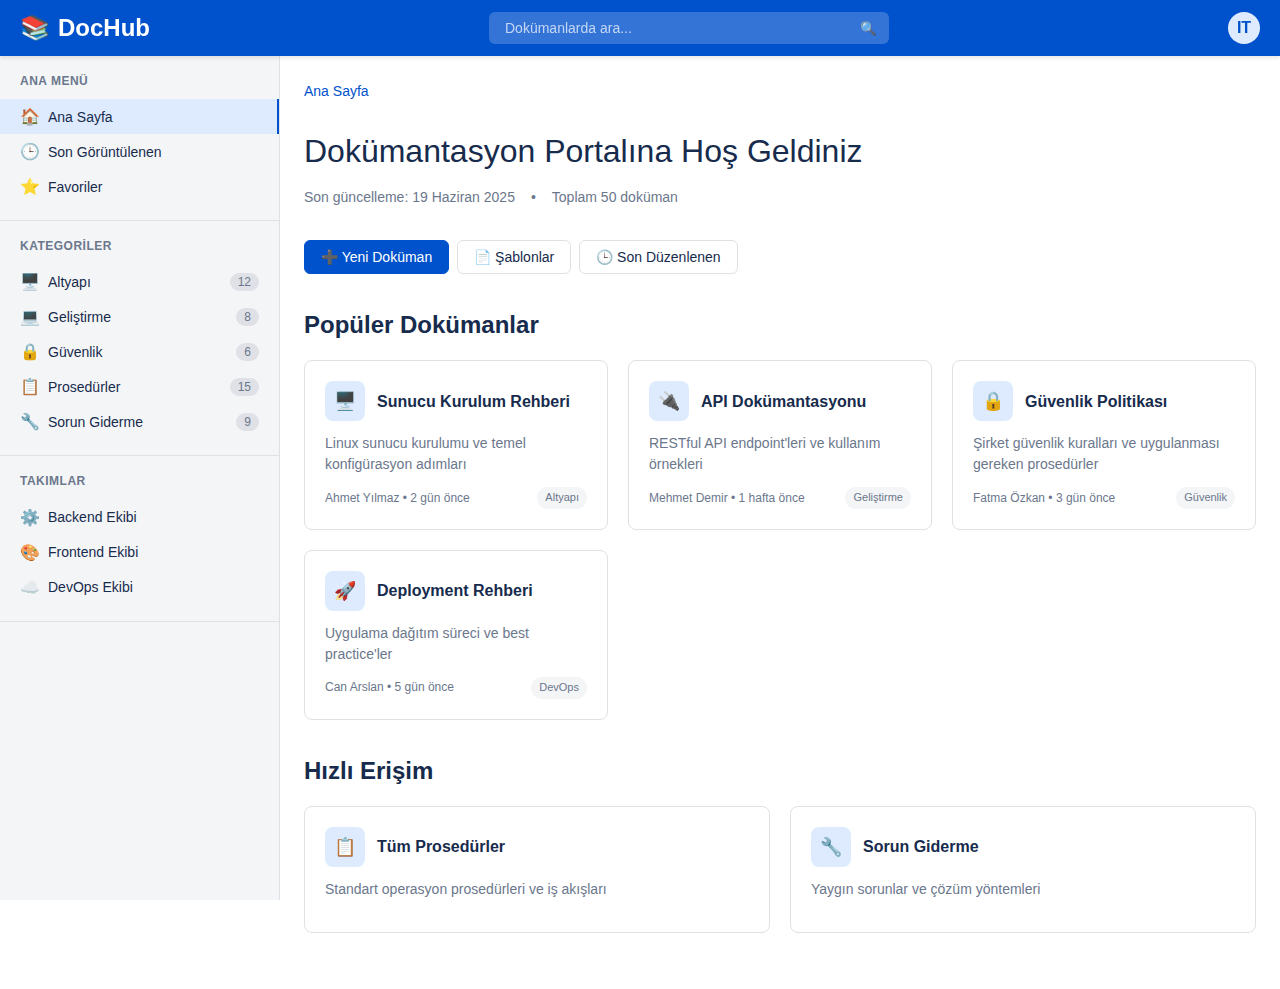
<file: index.html>
<!DOCTYPE html>
<html lang="tr">
<head>
    <meta charset="UTF-8">
    <meta name="viewport" content="width=device-width, initial-scale=1.0">
    <title>DocHub - Dokümantasyon Portalı</title>
    <style>
        * {
            margin: 0;
            padding: 0;
            box-sizing: border-box;
        }

        :root {
            --primary-blue: #0052cc;
            --light-blue: #deebff;
            --gray-100: #f4f5f7;
            --gray-200: #dfe1e6;
            --gray-600: #6b778c;
            --gray-800: #172b4d;
            --sidebar-width: 280px;
        }

        body {
            font-family: -apple-system, BlinkMacSystemFont, 'Segoe UI', Roboto, Oxygen, Ubuntu, Cantarell, sans-serif;
            background-color: #fff;
            color: var(--gray-800);
            line-height: 1.6;
        }

        /* Header */
        .header {
            background: var(--primary-blue);
            color: white;
            padding: 0 20px;
            height: 56px;
            display: flex;
            align-items: center;
            justify-content: space-between;
            position: fixed;
            top: 0;
            left: 0;
            right: 0;
            z-index: 1000;
            box-shadow: 0 2px 4px rgba(0,0,0,0.1);
        }

        .logo {
            font-size: 24px;
            font-weight: 600;
            display: flex;
            align-items: center;
        }

        .logo::before {
            content: "📚";
            margin-right: 8px;
        }

        .search-container {
            flex: 1;
            max-width: 400px;
            margin: 0 20px;
            position: relative;
        }

        .search-input {
            width: 100%;
            padding: 8px 40px 8px 16px;
            border: none;
            border-radius: 6px;
            background: rgba(255,255,255,0.2);
            color: white;
            font-size: 14px;
        }

        .search-input::placeholder {
            color: rgba(255,255,255,0.7);
        }

        .search-btn {
            position: absolute;
            right: 12px;
            top: 50%;
            transform: translateY(-50%);
            background: none;
            border: none;
            color: white;
            cursor: pointer;
        }

        .user-menu {
            display: flex;
            align-items: center;
            gap: 12px;
        }

        .user-avatar {
            width: 32px;
            height: 32px;
            border-radius: 50%;
            background: var(--light-blue);
            display: flex;
            align-items: center;
            justify-content: center;
            color: var(--primary-blue);
            font-weight: 600;
        }

        /* Layout */
        .container {
            display: flex;
            margin-top: 56px;
            min-height: calc(100vh - 56px);
        }

        /* Sidebar */
        .sidebar {
            width: var(--sidebar-width);
            background: var(--gray-100);
            border-right: 1px solid var(--gray-200);
            overflow-y: auto;
            position: fixed;
            left: 0;
            top: 56px;
            bottom: 0;
        }

        .sidebar-section {
            padding: 16px 0;
            border-bottom: 1px solid var(--gray-200);
        }

        .sidebar-title {
            padding: 0 20px 8px;
            font-size: 12px;
            font-weight: 600;
            text-transform: uppercase;
            color: var(--gray-600);
            letter-spacing: 0.5px;
        }

        .nav-item {
            display: flex;
            align-items: center;
            padding: 8px 20px;
            cursor: pointer;
            transition: background-color 0.2s;
            border: none;
            background: none;
            width: 100%;
            text-align: left;
            color: var(--gray-800);
        }

        .nav-item:hover {
            background: rgba(9, 30, 66, 0.08);
        }

        .nav-item.active {
            background: var(--light-blue);
            border-right: 2px solid var(--primary-blue);
        }

        .nav-item .icon {
            margin-right: 8px;
            font-size: 16px;
        }

        .nav-item .text {
            font-size: 14px;
        }

        .nav-item .count {
            margin-left: auto;
            background: var(--gray-200);
            color: var(--gray-600);
            padding: 2px 8px;
            border-radius: 12px;
            font-size: 12px;
        }

        /* Main Content */
        .main-content {
            flex: 1;
            margin-left: var(--sidebar-width);
            padding: 24px;
            max-width: calc(100vw - var(--sidebar-width));
        }

        .breadcrumb {
            display: flex;
            align-items: center;
            margin-bottom: 24px;
            color: var(--gray-600);
            font-size: 14px;
        }

        .breadcrumb a {
            color: var(--primary-blue);
            text-decoration: none;
        }

        .breadcrumb .separator {
            margin: 0 8px;
        }

        .page-header {
            margin-bottom: 32px;
        }

        .page-title {
            font-size: 32px;
            font-weight: 400;
            color: var(--gray-800);
            margin-bottom: 8px;
        }

        .page-meta {
            display: flex;
            align-items: center;
            gap: 16px;
            color: var(--gray-600);
            font-size: 14px;
        }

        .page-actions {
            display: flex;
            gap: 8px;
            margin: 24px 0;
        }

        .btn {
            padding: 8px 16px;
            border-radius: 6px;
            border: 1px solid var(--gray-200);
            background: white;
            color: var(--gray-800);
            cursor: pointer;
            font-size: 14px;
            transition: all 0.2s;
        }

        .btn:hover {
            background: var(--gray-100);
        }

        .btn-primary {
            background: var(--primary-blue);
            color: white;
            border-color: var(--primary-blue);
        }

        .btn-primary:hover {
            background: #0747a6;
        }

        /* Content Cards */
        .content-grid {
            display: grid;
            grid-template-columns: repeat(auto-fit, minmax(300px, 1fr));
            gap: 20px;
            margin-bottom: 32px;
        }

        .card {
            background: white;
            border: 1px solid var(--gray-200);
            border-radius: 8px;
            padding: 20px;
            transition: all 0.2s;
            cursor: pointer;
        }

        .card:hover {
            box-shadow: 0 4px 8px rgba(0,0,0,0.12);
            border-color: var(--primary-blue);
        }

        .card-header {
            display: flex;
            align-items: center;
            margin-bottom: 12px;
        }

        .card-icon {
            width: 40px;
            height: 40px;
            border-radius: 8px;
            background: var(--light-blue);
            display: flex;
            align-items: center;
            justify-content: center;
            margin-right: 12px;
            font-size: 18px;
        }

        .card-title {
            font-size: 16px;
            font-weight: 600;
            color: var(--gray-800);
        }

        .card-description {
            color: var(--gray-600);
            font-size: 14px;
            line-height: 1.5;
            margin-bottom: 12px;
        }

        .card-meta {
            display: flex;
            justify-content: space-between;
            align-items: center;
            font-size: 12px;
            color: var(--gray-600);
        }

        .tag {
            background: var(--gray-100);
            color: var(--gray-600);
            padding: 2px 8px;
            border-radius: 12px;
            font-size: 11px;
        }

        /* Search Results */
        .search-results {
            display: none;
        }

        .search-results.active {
            display: block;
        }

        .search-result-item {
            padding: 16px;
            border-bottom: 1px solid var(--gray-200);
            cursor: pointer;
        }

        .search-result-item:hover {
            background: var(--gray-100);
        }

        .search-result-title {
            font-weight: 600;
            color: var(--primary-blue);
            margin-bottom: 4px;
        }

        .search-result-excerpt {
            color: var(--gray-600);
            font-size: 14px;
        }

        /* Document Content */
        .document-content {
            display: none;
            max-width: 800px;
        }

        .document-content.active {
            display: block;
        }

        .document-content h1,
        .document-content h2,
        .document-content h3 {
            margin: 24px 0 16px;
            color: var(--gray-800);
        }

        .document-content h1 { font-size: 28px; }
        .document-content h2 { font-size: 22px; }
        .document-content h3 { font-size: 18px; }

        .document-content p {
            margin-bottom: 16px;
            line-height: 1.6;
        }

        .document-content ul,
        .document-content ol {
            margin: 16px 0;
            padding-left: 24px;
        }

        .document-content li {
            margin-bottom: 8px;
        }

        .document-content code {
            background: var(--gray-100);
            padding: 2px 6px;
            border-radius: 4px;
            font-family: 'Courier New', monospace;
            font-size: 13px;
        }

        .document-content pre {
            background: var(--gray-100);
            padding: 16px;
            border-radius: 8px;
            overflow-x: auto;
            margin: 16px 0;
        }

        /* Responsive */
        @media (max-width: 768px) {
            .sidebar {
                transform: translateX(-100%);
                transition: transform 0.3s;
            }

            .sidebar.mobile-open {
                transform: translateX(0);
            }

            .main-content {
                margin-left: 0;
                max-width: 100vw;
            }

            .search-container {
                display: none;
            }

            .content-grid {
                grid-template-columns: 1fr;
            }
        }
    </style>
</head>
<body>
    <!-- Header -->
    <header class="header">
        <div class="logo">DocHub</div>
        <div class="search-container">
            <input type="text" class="search-input" placeholder="Dokümanlarda ara..." id="searchInput">
            <button class="search-btn" onclick="performSearch()">🔍</button>
        </div>
        <div class="user-menu">
            <div class="user-avatar">IT</div>
        </div>
    </header>

    <div class="container">
        <!-- Sidebar -->
        <aside class="sidebar" id="sidebar">
            <div class="sidebar-section">
                <div class="sidebar-title">Ana Menü</div>
                <button class="nav-item active" onclick="showHome()">
                    <span class="icon">🏠</span>
                    <span class="text">Ana Sayfa</span>
                </button>
                <button class="nav-item" onclick="showSection('recent')">
                    <span class="icon">🕒</span>
                    <span class="text">Son Görüntülenen</span>
                </button>
                <button class="nav-item" onclick="showSection('favorites')">
                    <span class="icon">⭐</span>
                    <span class="text">Favoriler</span>
                </button>
            </div>

            <div class="sidebar-section">
                <div class="sidebar-title">Kategoriler</div>
                <button class="nav-item" onclick="showCategory('infrastructure')">
                    <span class="icon">🖥️</span>
                    <span class="text">Altyapı</span>
                    <span class="count">12</span>
                </button>
                <button class="nav-item" onclick="showCategory('development')">
                    <span class="icon">💻</span>
                    <span class="text">Geliştirme</span>
                    <span class="count">8</span>
                </button>
                <button class="nav-item" onclick="showCategory('security')">
                    <span class="icon">🔒</span>
                    <span class="text">Güvenlik</span>
                    <span class="count">6</span>
                </button>
                <button class="nav-item" onclick="showCategory('procedures')">
                    <span class="icon">📋</span>
                    <span class="text">Prosedürler</span>
                    <span class="count">15</span>
                </button>
                <button class="nav-item" onclick="showCategory('troubleshooting')">
                    <span class="icon">🔧</span>
                    <span class="text">Sorun Giderme</span>
                    <span class="count">9</span>
                </button>
            </div>

            <div class="sidebar-section">
                <div class="sidebar-title">Takımlar</div>
                <button class="nav-item" onclick="showTeam('backend')">
                    <span class="icon">⚙️</span>
                    <span class="text">Backend Ekibi</span>
                </button>
                <button class="nav-item" onclick="showTeam('frontend')">
                    <span class="icon">🎨</span>
                    <span class="text">Frontend Ekibi</span>
                </button>
                <button class="nav-item" onclick="showTeam('devops')">
                    <span class="icon">☁️</span>
                    <span class="text">DevOps Ekibi</span>
                </button>
            </div>
        </aside>

        <!-- Main Content -->
        <main class="main-content">
            <!-- Home Content -->
            <div id="homeContent">
                <div class="breadcrumb">
                    <a href="#" onclick="showHome()">Ana Sayfa</a>
                </div>

                <div class="page-header">
                    <h1 class="page-title">Dokümantasyon Portalına Hoş Geldiniz</h1>
                    <div class="page-meta">
                        <span>Son güncelleme: 19 Haziran 2025</span>
                        <span>•</span>
                        <span>Toplam 50 doküman</span>
                    </div>
                </div>

                <div class="page-actions">
                    <button class="btn btn-primary" onclick="createDocument()">➕ Yeni Doküman</button>
                    <button class="btn" onclick="showTemplates()">📄 Şablonlar</button>
                    <button class="btn" onclick="showRecent()">🕒 Son Düzenlenen</button>
                </div>

                <!-- Popular Documents -->
                <h2 style="margin: 32px 0 16px; color: var(--gray-800);">Popüler Dokümanlar</h2>
                <div class="content-grid">
                    <div class="card" onclick="openDocument('server-setup')">
                        <div class="card-header">
                            <div class="card-icon">🖥️</div>
                            <div class="card-title">Sunucu Kurulum Rehberi</div>
                        </div>
                        <div class="card-description">
                            Linux sunucu kurulumu ve temel konfigürasyon adımları
                        </div>
                        <div class="card-meta">
                            <span>Ahmet Yılmaz • 2 gün önce</span>
                            <span class="tag">Altyapı</span>
                        </div>
                    </div>

                    <div class="card" onclick="openDocument('api-docs')">
                        <div class="card-header">
                            <div class="card-icon">🔌</div>
                            <div class="card-title">API Dokümantasyonu</div>
                        </div>
                        <div class="card-description">
                            RESTful API endpoint'leri ve kullanım örnekleri
                        </div>
                        <div class="card-meta">
                            <span>Mehmet Demir • 1 hafta önce</span>
                            <span class="tag">Geliştirme</span>
                        </div>
                    </div>

                    <div class="card" onclick="openDocument('security-policy')">
                        <div class="card-header">
                            <div class="card-icon">🔒</div>
                            <div class="card-title">Güvenlik Politikası</div>
                        </div>
                        <div class="card-description">
                            Şirket güvenlik kuralları ve uygulanması gereken prosedürler
                        </div>
                        <div class="card-meta">
                            <span>Fatma Özkan • 3 gün önce</span>
                            <span class="tag">Güvenlik</span>
                        </div>
                    </div>

                    <div class="card" onclick="openDocument('deployment-guide')">
                        <div class="card-header">
                            <div class="card-icon">🚀</div>
                            <div class="card-title">Deployment Rehberi</div>
                        </div>
                        <div class="card-description">
                            Uygulama dağıtım süreci ve best practice'ler
                        </div>
                        <div class="card-meta">
                            <span>Can Arslan • 5 gün önce</span>
                            <span class="tag">DevOps</span>
                        </div>
                    </div>
                </div>

                <!-- Quick Actions -->
                <h2 style="margin: 32px 0 16px; color: var(--gray-800);">Hızlı Erişim</h2>
                <div class="content-grid">
                    <div class="card" onclick="showCategory('procedures')">
                        <div class="card-header">
                            <div class="card-icon">📋</div>
                            <div class="card-title">Tüm Prosedürler</div>
                        </div>
                        <div class="card-description">
                            Standart operasyon prosedürleri ve iş akışları
                        </div>
                    </div>

                    <div class="card" onclick="showCategory('troubleshooting')">
                        <div class="card-header">
                            <div class="card-icon">🔧</div>
                            <div class="card-title">Sorun Giderme</div>
                        </div>
                        <div class="card-description">
                            Yaygın sorunlar ve çözüm yöntemleri
                        </div>
                    </div>
                </div>
            </div>

            <!-- Search Results -->
            <div id="searchResults" class="search-results">
                <div class="page-header">
                    <h1 class="page-title">Arama Sonuçları</h1>
                    <div class="page-meta">
                        <span id="searchQuery"></span> için sonuçlar
                    </div>
                </div>
                <div id="searchResultsList"></div>
            </div>

            <!-- Document Content -->
            <div id="documentContent" class="document-content">
                <div class="breadcrumb">
                    <a href="#" onclick="showHome()">Ana Sayfa</a>
                    <span class="separator">></span>
                    <span id="docBreadcrumb">Doküman</span>
                </div>

                <div class="page-header">
                    <h1 class="page-title" id="docTitle">Doküman Başlığı</h1>
                    <div class="page-meta">
                        <span id="docAuthor">Yazar</span>
                        <span>•</span>
                        <span id="docDate">Tarih</span>
                        <span>•</span>
                        <span id="docViews">Görüntüleme</span>
                    </div>
                </div>

                <div class="page-actions">
                    <button class="btn">✏️ Düzenle</button>
                    <button class="btn">💬 Yorum Yap</button>
                    <button class="btn">📤 Paylaş</button>
                    <button class="btn">⭐ Favorilere Ekle</button>
                </div>

                <div id="docBody">
                    <!-- Document content will be loaded here -->
                </div>
            </div>
        </main>
    </div>

    <script>
        // Sample data
        const documents = {
            'server-setup': {
                title: 'Sunucu Kurulum Rehberi',
                author: 'Ahmet Yılmaz',
                date: '17 Haziran 2025',
                views: '234 görüntüleme',
                category: 'Altyapı',
                content: `
                    <h2>Genel Bakış</h2>
                    <p>Bu doküman, yeni bir Linux sunucusunun kurulumu ve temel konfigürasyonu için adım adım rehber sağlar.</p>
                    
                    <h2>Gereksinimler</h2>
                    <ul>
                        <li>Ubuntu 20.04 LTS veya daha yeni</li>
                        <li>En az 4GB RAM</li>
                        <li>50GB disk alanı</li>
                        <li>Root erişimi</li>
                    </ul>
                    
                    <h2>Kurulum Adımları</h2>
                    <h3>1. Sistem Güncellemesi</h3>
                    <pre><code>sudo apt update && sudo apt upgrade -y</code></pre>
                    
                    <h3>2. Güvenlik Duvarı Konfigürasyonu</h3>
                    <pre><code>sudo ufw enable
sudo ufw allow ssh
sudo ufw allow http
sudo ufw allow https</code></pre>
                    
                    <h3>3. SSH Sertleştirme</h3>
                    <p>SSH konfigürasyonunu güvenli hale getirmek için <code>/etc/ssh/sshd_config</code> dosyasını düzenleyin:</p>
                    <pre><code>PermitRootLogin no
PasswordAuthentication no
PubkeyAuthentication yes</code></pre>
                    
                    <h2>Doğrulama</h2>
                    <p>Kurulum tamamlandıktan sonra sistem durumunu kontrol edin:</p>
                    <pre><code>systemctl status ssh
ufw status
df -h</code></pre>
                `
            },
            'api-docs': {
                title: 'API Dokümantasyonu',
                author: 'Mehmet Demir',
                date: '12 Haziran 2025',
                views: '156 görüntüleme',
                category: 'Geliştirme',
                content: `
                    <h2>API Genel Bakış</h2>
                    <p>Bu RESTful API, kullanıcı yönetimi ve veri erişimi için endpoint'ler sağlar.</p>
                    
                    <h2>Kimlik Doğrulama</h2>
                    <p>Tüm API çağrıları Bearer token ile yetkilendirilmelidir:</p>
                    <pre><code>Authorization: Bearer YOUR_TOKEN_HERE</code></pre>
                    
                    <h2>Endpoint'ler</h2>
                    
                    <h3>Kullanıcılar</h3>
                    <h4>GET /api/users</h4>
                    <p>Tüm kullanıcıları listeler</p>
                    <pre><code>{
  "users": [
    {
      "id": 1,
      "name": "John Doe",
      "email": "john@example.com"
    }
  ]
}</code></pre>
                    
                    <h4>POST /api/users</h4>
                    <p>Yeni kullanıcı oluşturur</p>
                    <pre><code>{
  "name": "Jane Doe",
  "email": "jane@example.com",
  "password": "securepassword"
}</code></pre>
                    
                    <h2>Hata Kodları</h2>
                    <ul>
                        <li><code>400</code> - Bad Request</li>
                        <li><code>401</code> - Unauthorized</li>
                        <li><code>404</code> - Not Found</li>
                        <li><code>500</code> - Internal Server Error</li>
                    </ul>
                `
            }
        };

        const searchData = [
            { title: 'Sunucu Kurulum Rehberi', excerpt: 'Linux sunucu kurulumu ve temel konfigürasyon...', id: 'server-setup' },
            { title: 'API Dokümantasyonu', excerpt: 'RESTful API endpoint\'leri ve kullanım örnekleri...', id: 'api-docs' },
            { title: 'Güvenlik Politikası', excerpt: 'Şirket güvenlik kuralları ve prosedürler...', id: 'security-policy' },
            { title: 'Docker Kurulum Rehberi', excerpt: 'Container teknolojisi kurulum adımları...', id: 'docker-setup' },
            { title: 'Database Backup Prosedürü', excerpt: 'Veritabanı yedekleme ve geri yükleme...', id: 'db-backup' }
        ];

        // Navigation functions
        function showHome() {
            hideAllContent();
            document.getElementById('homeContent').style.display = 'block';
            setActiveNav(0);
        }

        function showSection(section) {
            hideAllContent();
            // Implement section-specific content
            console.log('Showing section:', section);
        }

        function showCategory(category) {
            hideAllContent();
            // Implement category-specific content
            console.log('Showing category:', category);
        }

        function showTeam(team) {
            hideAllContent();
            // Implement team-specific content
            console.log('Showing team:', team);
        }

        function hideAllContent() {
            document.getElementById('homeContent').style.display = 'none';
            document.getElementById('searchResults').classList.remove('active');
            document.getElementById('documentContent').classList.remove('active');
        }

        function setActiveNav(index) {
            const navItems = document.querySelectorAll('.nav-item');
            navItems.forEach(item => item.classList.remove('active'));
            if (navItems[index]) {
                navItems[index].classList.add('active');
            }
        }

        // Search functionality
        function performSearch() {
            const query = document.getElementById('searchInput').value.trim();
            if (!query) return;

            hideAllContent();
            
            const results = searchData.filter(item => 
                item.title.toLowerCase().includes(query.toLowerCase()) ||
                item.excerpt.toLowerCase().includes(query.toLowerCase())
            );

            document.getElementById('searchQuery').textContent = `"${query}"`;
            
            const resultsHtml = results.map(result => `
                <div class="search-result-item" onclick="openDocument('${result.id}')">
                    <div class="search-result-title">${result.title}</div>
                    <div class="search-result-excerpt">${result.excerpt}</div>
                </div>
            `).join('');

            document.getElementById('searchResultsList').innerHTML = resultsHtml || 
                '<div style="padding: 20px; text-align: center; color: var(--gray-600);">Sonuç bulunamadı</div>';
            
            document.getElementById('searchResults').classList.add('active');
        }

        // Document functions
        function openDocument(docId) {
            const doc = documents[docId];
            if (!doc) {
                console.log('Document not found:', docId);
                return;
            }

            hideAllContent();
            
            document.getElementById('docBreadcrumb').textContent = doc.category;
            document.getElementById('docTitle').textContent = doc.title;
            document.getElementById('docAuthor').textContent = doc.author;
            document.getElementById('docDate').textContent = doc.date;
            document.getElementById('docViews').textContent = doc.views;
            document.getElementById('docBody').innerHTML = doc.content;
            
            document.getElementById('documentContent').classList.add('active');
        }

        function createDocument() {
            alert('Yeni doküman oluşturma özelliği yakında eklenecek!');
        }

        function showTemplates() {
            alert('Şablon galerisi yakında eklenecek!');
        }

        function showRecent() {
            alert('Son düzenlenen dokümanlar yakında eklenecek!');
        }

        // Search on Enter key
        document.getElementById('searchInput').addEventListener('keypress', function(e) {
            if (e.key === 'Enter') {
                performSearch();
            }
        });

        // Mobile menu toggle
        function toggleMobileMenu() {
            const sidebar = document.getElementById('sidebar');
            sidebar.classList.toggle('mobile-open');
        }

        // Add mobile menu button for responsive design
        if (window.innerWidth <= 768) {
            const header = document.querySelector('.header');
            const menuBtn = document.createElement('button');
            menuBtn.innerHTML = '☰';
            menuBtn.style.cssText = 'background: none; border: none; color: white; font-size: 20px; cursor: pointer; margin-right: 16px;';
            menuBtn.onclick = toggleMobileMenu;
            header.insertBefore(menuBtn, header.firstChild);
        }

        // Sample additional documents for completeness
        documents['security-policy'] = {
            title: 'Güvenlik Politikası',
            author: 'Fatma Özkan',
            date: '16 Haziran 2025',
            views: '189 görüntüleme',
            category: 'Güvenlik',
            content: `
                <h2>Giriş</h2>
                <p>Bu doküman, şirketimizin bilgi güvenliği politikalarını ve uygulanması gereken prosedürleri içerir.</p>
                
                <h2>Genel Güvenlik Kuralları</h2>
                <ul>
                    <li>Güçlü parolalar kullanın (en az 12 karakter, büyük/küçük harf, sayı ve sembol)</li>
                    <li>İki faktörlü kimlik doğrulamayı etkinleştirin</li>
                    <li>Düzenli olarak parola değiştirin</li>
                    <li>Şüpheli e-postaları açmayın</li>
                    <li>Güvenlik güncellemelerini derhal uygulayın</li>
                </ul>
                
                <h2>Veri Koruma</h2>
                <h3>Hassas Veriler</h3>
                <p>Aşağıdaki veri türleri hassas olarak sınıflandırılır:</p>
                <ul>
                    <li>Müşteri kişisel bilgileri</li>
                    <li>Finansal veriler</li>
                    <li>İç ticari sırlar</li>
                    <li>Sistem kimlik bilgileri</li>
                </ul>
                
                <h3>Veri Şifreleme</h3>
                <p>Tüm hassas veriler şifrelenerek saklanmalıdır:</p>
                <pre><code># AES-256 şifreleme örneği
openssl enc -aes-256-cbc -salt -in data.txt -out data.txt.enc</code></pre>
                
                <h2>Olay Raporlama</h2>
                <p>Güvenlik olayları derhal güvenlik ekibine bildirilmelidir:</p>
                <ul>
                    <li>E-posta: security@company.com</li>
                    <li>Telefon: +90 555 123 4567</li>
                    <li>Dahili: #security-alerts</li>
                </ul>
            `
        };

        documents['deployment-guide'] = {
            title: 'Deployment Rehberi',
            author: 'Can Arslan',
            date: '14 Haziran 2025',
            views: '267 görüntüleme',
            category: 'DevOps',
            content: `
                <h2>Deployment Süreci</h2>
                <p>Bu rehber, uygulama dağıtım sürecinin tüm aşamalarını kapsar.</p>
                
                <h2>Ön Hazırlık</h2>
                <h3>Gerekli Kontroller</h3>
                <ul>
                    <li>Kod review tamamlandı mı?</li>
                    <li>Tüm testler geçti mi?</li>
                    <li>Database migration'lar hazır mı?</li>
                    <li>Rollback planı mevcut mu?</li>
                </ul>
                
                <h2>Deployment Adımları</h2>
                
                <h3>1. Staging Ortamında Test</h3>
                <pre><code>git checkout main
git pull origin main
docker build -t app:staging .
docker-compose -f docker-compose.staging.yml up -d</code></pre>
                
                <h3>2. Production Deployment</h3>
                <pre><code># Blue-Green deployment
kubectl apply -f k8s/blue-deployment.yaml
kubectl wait --for=condition=ready pod -l app=myapp,version=blue
kubectl patch service myapp-service -p '{"spec":{"selector":{"version":"blue"}}}'</code></pre>
                
                <h3>3. Health Check</h3>
                <pre><code>curl -f http://localhost/health
curl -f http://localhost/api/status</code></pre>
                
                <h2>Rollback Prosedürü</h2>
                <p>Sorun durumunda hızlı geri alma:</p>
                <pre><code>kubectl patch service myapp-service -p '{"spec":{"selector":{"version":"green"}}}'
kubectl delete deployment myapp-blue</code></pre>
                
                <h2>Monitoring</h2>
                <ul>
                    <li>Application logs kontrol edin</li>
                    <li>Error rate'i izleyin</li>
                    <li>Response time metriklerini takip edin</li>
                    <li>Resource usage'ı kontrol edin</li>
                </ul>
            `
        };

        // Initialize the application
        document.addEventListener('DOMContentLoaded', function() {
            showHome();
        });
    </script>
</body>
</html>
</file>
